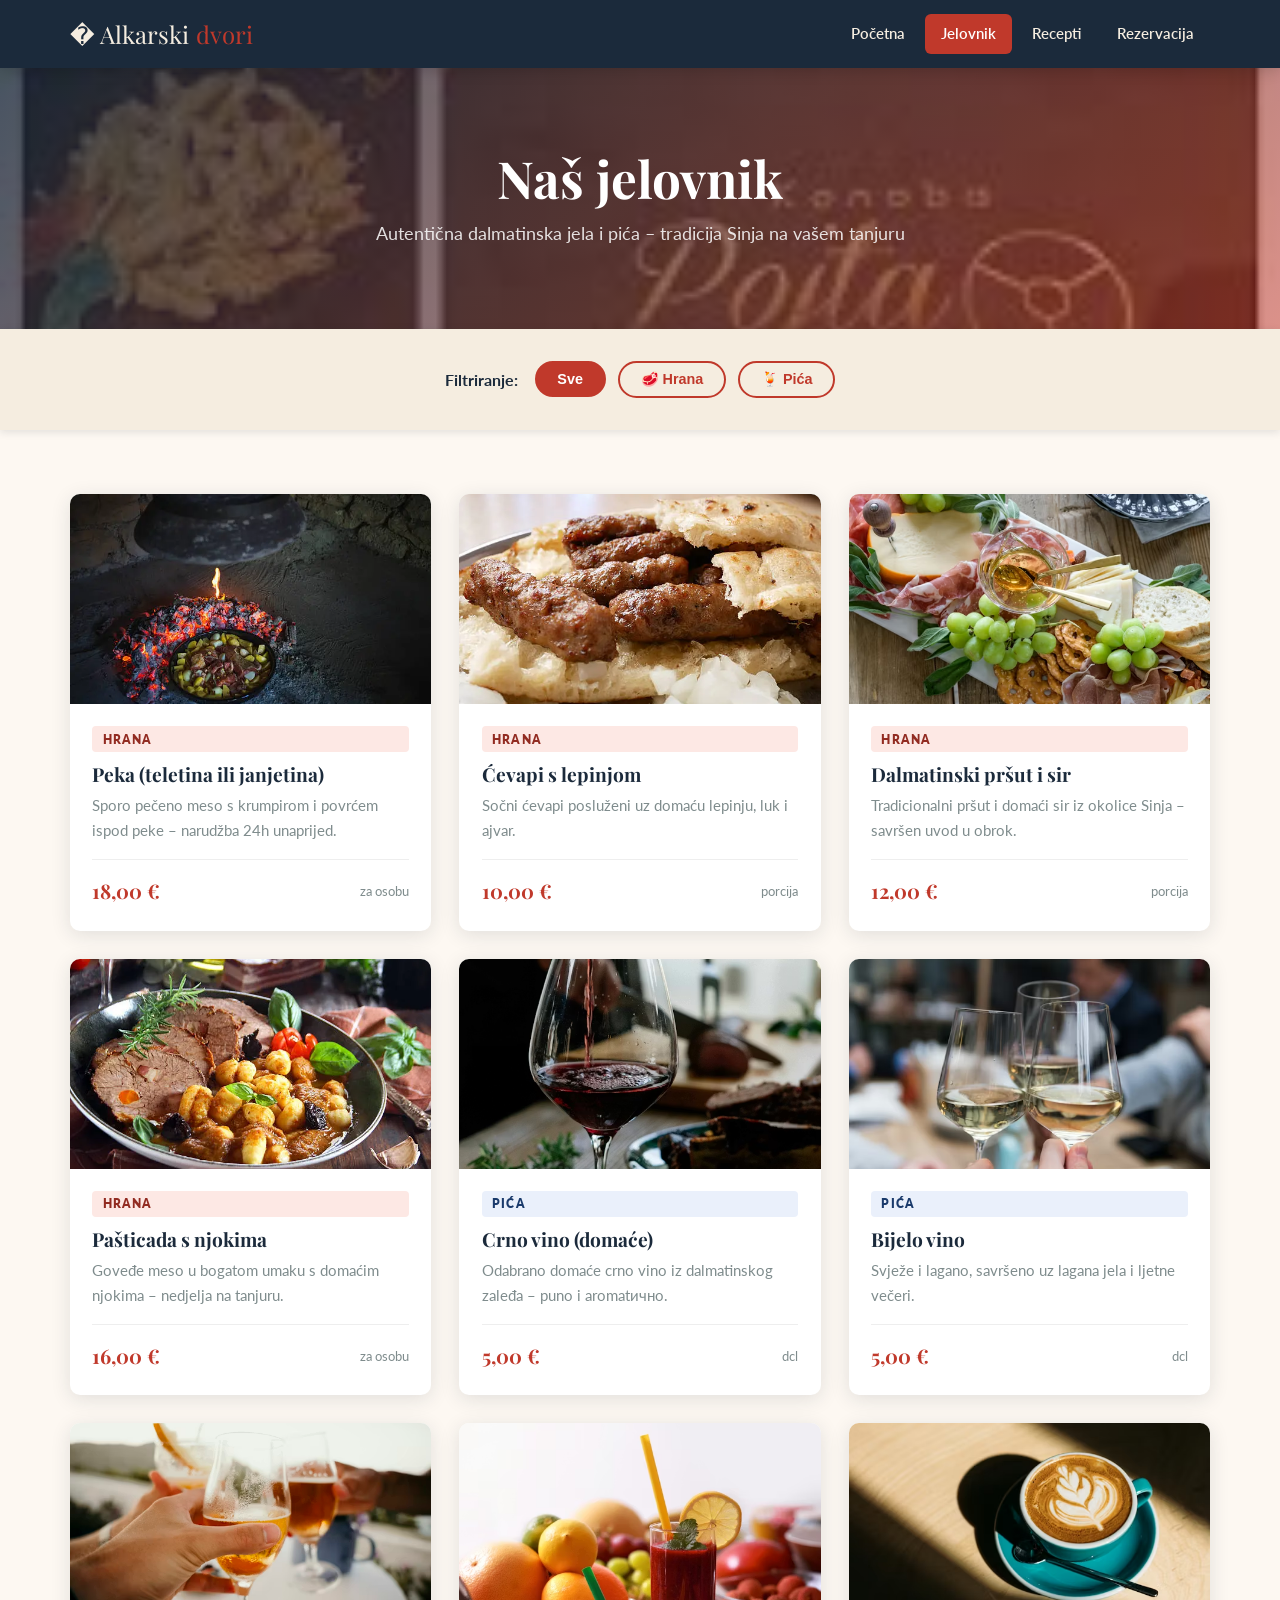
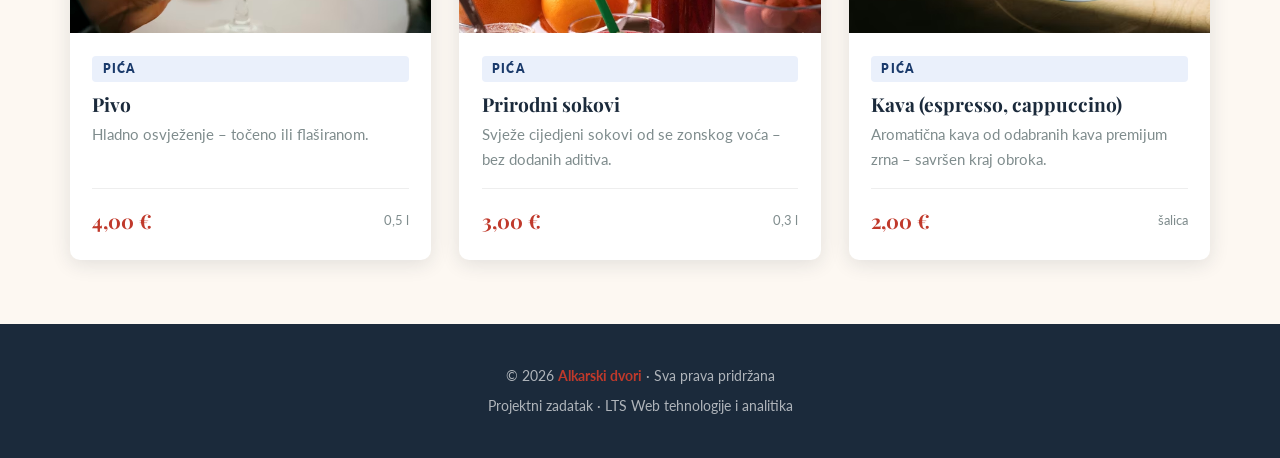
<file: jelovnik.html>
﻿<!DOCTYPE html>
<html lang="hr">
<head>
  <meta charset="UTF-8" />
  <meta name="viewport" content="width=device-width, initial-scale=1.0" />
  <meta name="description" content="Pogledajte naš jelovnik – tradicionalna jela i pića dalmatinske kuhinje u restoranu Alkarski dvori, Sinj." />
  <title>Jelovnik – Alkarski dvori</title>
  <link rel="preconnect" href="https://fonts.googleapis.com" />
  <link rel="preconnect" href="https://fonts.gstatic.com" crossorigin />
  <link href="https://fonts.googleapis.com/css2?family=Playfair+Display:wght@500;700&family=Lato:wght@400;700&display=swap" rel="stylesheet" />
  <link rel="stylesheet" href="css/style.css" />
  <!-- Google tag (gtag.js) -->
  <script async src="https://www.googletagmanager.com/gtag/js?id=G-XXXXXXXXXX"></script>
  <script>
    window.dataLayer = window.dataLayer || [];
    function gtag(){dataLayer.push(arguments);}
    gtag('js', new Date());
    gtag('config', 'G-XXXXXXXXXX');
  </script>
</head>
<body>

  <!-- NAVIGACIJA -->
  <header>
    <div class="container nav-inner">
      <a href="index.html" class="nav-logo">� Alkarski <span>dvori</span></a>
      <button class="hamburger" id="hamburger" aria-label="Otvori izbornik">
        <span></span><span></span><span></span>
      </button>
      <ul class="nav-links" id="nav-links">
        <li><a href="index.html">Početna</a></li>
        <li><a href="jelovnik.html" class="active">Jelovnik</a></li>
        <li><a href="recepti.html">Recepti</a></li>
        <li><a href="rezervacija.html">Rezervacija</a></li>
      </ul>
    </div>
  </header>

  <!-- PAGE HERO -->
  <section class="page-hero">
    <div class="container">
      <h1>Naš jelovnik</h1>
      <p>Autentična dalmatinska jela i pića – tradicija Sinja na vašem tanjuru</p>
    </div>
  </section>

  <!-- FILTER BAR -->
  <div class="filter-bar">
    <div class="container">
      <div class="filter-inner">
        <span class="filter-label">Filtriranje:</span>
        <button class="filter-btn active" data-filter="sve">Sve</button>
        <button class="filter-btn" data-filter="hrana">🥩 Hrana</button>
        <button class="filter-btn" data-filter="pica">🍹 Pića</button>
      </div>
    </div>
  </div>

  <!-- MENU GRID -->
  <section class="menu-section">
    <div class="container">
      <div class="menu-grid" id="menu-grid">

        <!-- HRANA -->
        <div class="menu-item card" data-category="hrana">
          <img class="card-img"
            src="img/peka.jpg" />
          <div class="card-body">
            <span class="card-badge badge-meso">Hrana</span>
            <h3 class="card-title">Peka (teletina ili janjetina)</h3>
            <p class="card-desc">Sporo pečeno meso s krumpirom i povrćem ispod peke – narudžba 24h unaprijed.</p>
            <div class="card-footer">
              <span class="card-price">18,00 €</span>
              <small style="color:var(--clr-grey)">za osobu</small>
            </div>
          </div>
        </div>

        <div class="menu-item card" data-category="hrana">
          <img class="card-img"
            src="img/cevapi.jpg" />
          <div class="card-body">
            <span class="card-badge badge-meso">Hrana</span>
            <h3 class="card-title">Ćevapi s lepinjom</h3>
            <p class="card-desc">Sočni ćevapi posluženi uz domaću lepinju, luk i ajvar.</p>
            <div class="card-footer">
              <span class="card-price">10,00 €</span>
              <small style="color:var(--clr-grey)">porcija</small>
            </div>
          </div>
        </div>

        <div class="menu-item card" data-category="hrana">
          <img class="card-img"
            src="img/prsut-sir.jpg" />
          <div class="card-body">
            <span class="card-badge badge-meso">Hrana</span>
            <h3 class="card-title">Dalmatinski pršut i sir</h3>
            <p class="card-desc">Tradicionalni pršut i domaći sir iz okolice Sinja – savršen uvod u obrok.</p>
            <div class="card-footer">
              <span class="card-price">12,00 €</span>
              <small style="color:var(--clr-grey)">porcija</small>
            </div>
          </div>
        </div>

        <div class="menu-item card" data-category="hrana">
          <img class="card-img"
            src="img/pasticada2.jpg" />
          <div class="card-body">
            <span class="card-badge badge-meso">Hrana</span>
            <h3 class="card-title">Pašticada s njokima</h3>
            <p class="card-desc">Goveđe meso u bogatom umaku s domaćim njokima – nedjelja na tanjuru.</p>
            <div class="card-footer">
              <span class="card-price">16,00 €</span>
              <small style="color:var(--clr-grey)">za osobu</small>
            </div>
          </div>
        </div>

        <!-- PIĆA -->
        <div class="menu-item card" data-category="pica">
          <img class="card-img"
            src="img/crno-vino.jpg" />
          <div class="card-body">
            <span class="card-badge badge-pica">Pića</span>
            <h3 class="card-title">Crno vino (domaće)</h3>
            <p class="card-desc">Odabrano domaće crno vino iz dalmatinskog zaleđa – puno i aromatично.</p>
            <div class="card-footer">
              <span class="card-price">5,00 €</span>
              <small style="color:var(--clr-grey)">dcl</small>
            </div>
          </div>
        </div>

        <div class="menu-item card" data-category="pica">
          <img class="card-img"
            src="img/bijelo-vino.jpg" />
          <div class="card-body">
            <span class="card-badge badge-pica">Pića</span>
            <h3 class="card-title">Bijelo vino</h3>
            <p class="card-desc">Svježe i lagano, savršeno uz lagana jela i ljetne večeri.</p>
            <div class="card-footer">
              <span class="card-price">5,00 €</span>
              <small style="color:var(--clr-grey)">dcl</small>
            </div>
          </div>
        </div>

        <div class="menu-item card" data-category="pica">
          <img class="card-img"
            src="img/pivo.jpg" />
          <div class="card-body">
            <span class="card-badge badge-pica">Pića</span>
            <h3 class="card-title">Pivo</h3>
            <p class="card-desc">Hladno osvježenje – točeno ili flaširanom.</p>
            <div class="card-footer">
              <span class="card-price">4,00 €</span>
              <small style="color:var(--clr-grey)">0,5 l</small>
            </div>
          </div>
        </div>

        <div class="menu-item card" data-category="pica">
          <img class="card-img"
            src="img/sokovi.jpg" />
          <div class="card-body">
            <span class="card-badge badge-pica">Pića</span>
            <h3 class="card-title">Prirodni sokovi</h3>
            <p class="card-desc">Svježe cijedjeni sokovi od se zonskog voća – bez dodanih aditiva.</p>
            <div class="card-footer">
              <span class="card-price">3,00 €</span>
              <small style="color:var(--clr-grey)">0,3 l</small>
            </div>
          </div>
        </div>

        <div class="menu-item card" data-category="pica">
          <img class="card-img"
            src="img/kava.jpg" />
          <div class="card-body">
            <span class="card-badge badge-pica">Pića</span>
            <h3 class="card-title">Kava (espresso, cappuccino)</h3>
            <p class="card-desc">Aromatična kava od odabranih kava premijum zrna – savršen kraj obroka.</p>
            <div class="card-footer">
              <span class="card-price">2,00 €</span>
              <small style="color:var(--clr-grey)">šalica</small>
            </div>
          </div>
        </div>


      </div><!-- /menu-grid -->

      <!-- No results msg -->
      <p id="no-results" style="display:none;text-align:center;color:var(--clr-grey);padding:3rem 0;font-size:1.1rem;">
        Nema jela u ovoj kategoriji.
      </p>

    </div>
  </section>

  <!-- FOOTER -->
  <footer>
    <div class="container">
      <p>© 2026 <strong>Alkarski dvori</strong> · Sva prava pridržana</p>
      <p style="margin-top:0.4rem;">Projektni zadatak · LTS Web tehnologije i analitika</p>
    </div>
  </footer>

  <script src="js/main.js"></script>
</body>
</html>
</file>
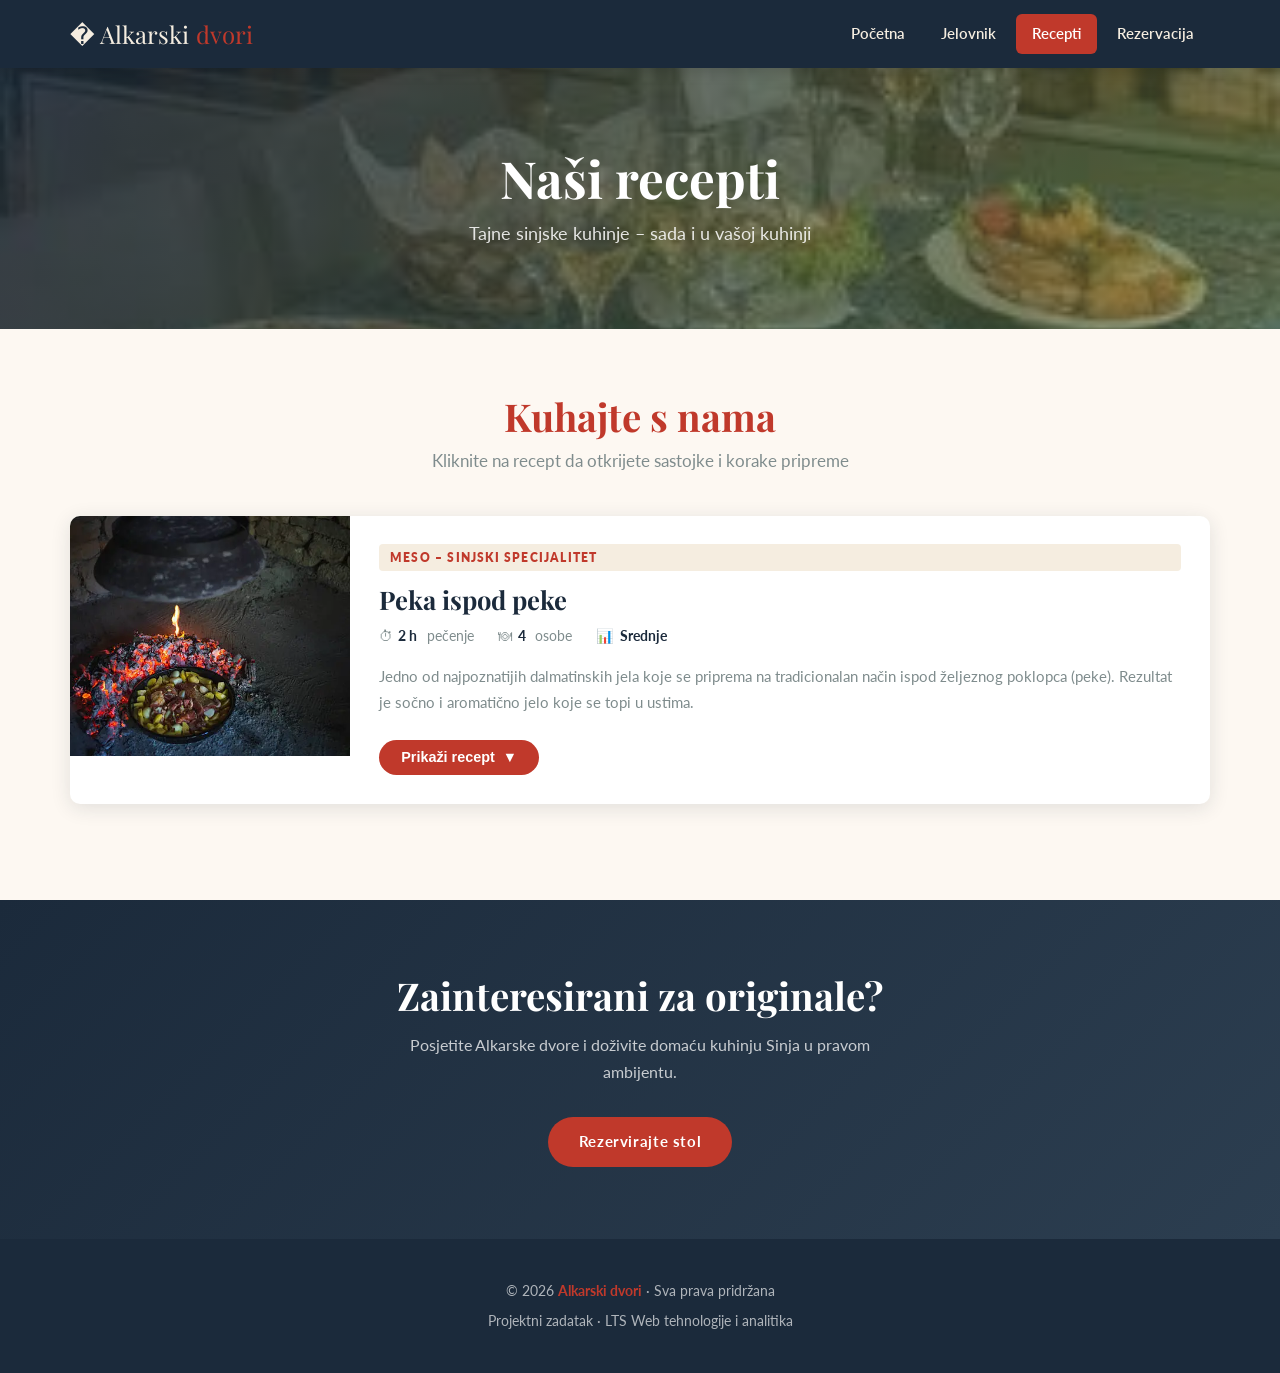
<file: recepti.html>
﻿<!DOCTYPE html>
<html lang="hr">
<head>
  <meta charset="UTF-8" />
  <meta name="viewport" content="width=device-width, initial-scale=1.0" />
  <meta name="description" content="Naučite kako pripremiti autentičnu peku ispod peke – tradicijski recept restorana Alkarski dvori iz Sinja." />
  <title>Recepti – Alkarski dvori</title>
  <link rel="preconnect" href="https://fonts.googleapis.com" />
  <link rel="preconnect" href="https://fonts.gstatic.com" crossorigin />
  <link href="https://fonts.googleapis.com/css2?family=Playfair+Display:wght@500;700&family=Lato:wght@400;700&display=swap" rel="stylesheet" />
  <link rel="stylesheet" href="css/style.css" />
  <!-- Google tag (gtag.js) -->
  <script async src="https://www.googletagmanager.com/gtag/js?id=G-XXXXXXXXXX"></script>
  <script>
    window.dataLayer = window.dataLayer || [];
    function gtag(){dataLayer.push(arguments);}
    gtag('js', new Date());
    gtag('config', 'G-XXXXXXXXXX');
  </script>
</head>
<body>

  <!-- NAVIGACIJA -->
  <header>
    <div class="container nav-inner">
      <a href="index.html" class="nav-logo">� Alkarski <span>dvori</span></a>
      <button class="hamburger" id="hamburger" aria-label="Otvori izbornik">
        <span></span><span></span><span></span>
      </button>
      <ul class="nav-links" id="nav-links">
        <li><a href="index.html">Početna</a></li>
        <li><a href="jelovnik.html">Jelovnik</a></li>
        <li><a href="recepti.html" class="active">Recepti</a></li>
        <li><a href="rezervacija.html">Rezervacija</a></li>
      </ul>
    </div>
  </header>

  <!-- PAGE HERO -->
  <section class="recepti-hero page-hero">
    <div class="container">
      <h1>Naši recepti</h1>
      <p>Tajne sinjske kuhinje – sada i u vašoj kuhinji</p>
    </div>
  </section>

  <!-- RECEPTI -->
  <section class="recepti-list">
    <div class="container">

      <h2 class="section-title">Kuhajte s nama</h2>
      <p class="section-subtitle">Kliknite na recept da otkrijete sastojke i korake pripreme</p>

      <!-- Peka ispod peke -->
      <article class="recept-card">
        <div class="recept-header">
          <img class="recept-img"
            src="img/peka.jpg" />
          <div class="recept-meta">
            <span class="recept-tag">Meso – sinjski specijalitet</span>
            <h2>Peka ispod peke</h2>
            <div class="recept-info-row">
              <div class="recept-info-item">⏱ <strong>2 h</strong>&nbsp;pečenje</div>
              <div class="recept-info-item">🍽 <strong>4</strong>&nbsp;osobe</div>
              <div class="recept-info-item">📊 <strong>Srednje</strong></div>
            </div>
            <p style="color:var(--clr-grey);font-size:0.95rem;margin-bottom:1rem;">
              Jedno od najpoznatijih dalmatinskih jela koje se priprema na tradicionalan
              način ispod željeznog poklopca (peke). Rezultat je sočno i aromatično
              jelo koje se topi u ustima.
            </p>
            <button class="toggle-btn" data-target="recept-1">
              Prikaži recept <span class="toggle-icon" aria-hidden="true">▼</span>
            </button>
          </div>
        </div>
        <div class="recept-details" id="recept-1">
          <div class="recept-details-inner">
            <div>
              <p class="ingredients-title">🛒 Sastojci</p>
              <ul class="ingredients-list">
                <li>1 kg mesa (teletina ili janjetina)</li>
                <li>1 kg krumpira</li>
                <li>2 glavice luka</li>
                <li>Maslinovo ulje</li>
                <li>Sol, papar, ružmarin</li>
              </ul>
            </div>
            <div>
              <p class="steps-title">👨‍🍳 Priprema</p>
              <ol class="steps-list">
                <li><p>Meso narežite na veće komade i začinite solju, paprom i ružmarinom. Ostavite da se marinira barem 30 minuta.</p></li>
                <li><p>Krumpir očistite i narežite na krupnije komade. Luk očistite i narežite na četverine. Sve složite u posudu za peku.</p></li>
                <li><p>Sve sastojke obilno prelijte maslinovim uljem i još jednom začinite. Složite meso na vrh povrća.</p></li>
                <li><p>Pokrijte pekom (željeznim poklopcem) i zapalite vatru. Posuđe stavite na žar, a žar nasipte i na vrh poklopca. Pecite oko 2 sata.</p></li>
                <li><p>Povremeno provjerite jelo i okrenite meso. Kad je meso zlatno i mekano da se odvaja od kosti – jelo je gotovo. Poslužite odmah uz dobar kruh.</p></li>
              </ol>
            </div>
          </div>
        </div>
      </article>

    </div>
  </section>

    <!-- CTA -->
  <section class="cta-band">
    <div class="container">
      <h2>Zainteresirani za originale?</h2>
      <p>Posjetite Alkarske dvore i doživite domaću kuhinju Sinja u pravom ambijentu.</p>
      <a href="rezervacija.html" class="btn btn-primary">Rezervirajte stol</a>
    </div>
  </section>

  <!-- FOOTER -->
  <footer>
    <div class="container">
      <p>© 2026 <strong>Alkarski dvori</strong> · Sva prava pridržana</p>
      <p style="margin-top:0.4rem;">Projektni zadatak · LTS Web tehnologije i analitika</p>
    </div>
  </footer>

  <script src="js/main.js"></script>
</body>
</html>
</file>
<file: css/style.css>
/* =============================================
   ALKARSKI DVORI – Sinj — Glavni stylesheet
   ============================================= */

/* ---------- Reset & Box-sizing ---------- */
*, *::before, *::after {
  box-sizing: border-box;
  margin: 0;
  padding: 0;
}

/* ---------- Custom properties ---------- */
:root {
  --clr-terra:    #c0392b;
  --clr-terra-dk: #96281b;
  --clr-sand:     #f5ede0;
  --clr-cream:    #fdf8f2;
  --clr-olive:    #6b7c3a;
  --clr-olive-lt: #8fa44d;
  --clr-navy:     #1b2a3b;
  --clr-grey:     #7f8c8d;
  --clr-white:    #ffffff;
  --clr-shadow:   rgba(27, 42, 59, 0.12);

  --ff-serif:  'Playfair Display', Georgia, serif;
  --ff-sans:   'Lato', 'Segoe UI', Arial, sans-serif;

  --radius:    10px;
  --transition: 0.28s ease;
}

/* ---------- Base ---------- */
html { scroll-behavior: smooth; }

body {
  font-family: var(--ff-sans);
  background: var(--clr-cream);
  color: var(--clr-navy);
  line-height: 1.7;
  overflow-x: hidden;
}

a {
  color: inherit;
  text-decoration: none;
}

img { display: block; max-width: 100%; }

h1, h2, h3, h4 {
  font-family: var(--ff-serif);
  line-height: 1.2;
}

/* ---------- Utility ---------- */
.container {
  max-width: 1180px;
  margin-inline: auto;
  padding-inline: 1.25rem;
}

.section-title {
  font-size: clamp(1.8rem, 3vw, 2.6rem);
  color: var(--clr-terra);
  text-align: center;
  margin-bottom: 0.5rem;
}

.section-subtitle {
  text-align: center;
  color: var(--clr-grey);
  font-size: 1.05rem;
  margin-bottom: 2.5rem;
}

.btn {
  display: inline-block;
  padding: 0.75rem 1.9rem;
  border-radius: 50px;
  font-family: var(--ff-sans);
  font-size: 0.95rem;
  font-weight: 700;
  letter-spacing: 0.04em;
  cursor: pointer;
  border: none;
  transition: background var(--transition), transform var(--transition), box-shadow var(--transition);
}

.btn-primary {
  background: var(--clr-terra);
  color: var(--clr-white);
}

.btn-primary:hover {
  background: var(--clr-terra-dk);
  transform: translateY(-2px);
  box-shadow: 0 6px 18px rgba(192, 57, 43, 0.35);
}

.btn-outline {
  background: transparent;
  color: var(--clr-terra);
  border: 2px solid var(--clr-terra);
}

.btn-outline:hover {
  background: var(--clr-terra);
  color: var(--clr-white);
  transform: translateY(-2px);
}

/* ---------- NAV ---------- */
header {
  position: sticky;
  top: 0;
  z-index: 900;
  background: var(--clr-navy);
  box-shadow: 0 2px 14px rgba(0,0,0,0.18);
}

.nav-inner {
  display: flex;
  align-items: center;
  justify-content: space-between;
  padding-block: 0.85rem;
}

.nav-logo {
  font-family: var(--ff-serif);
  font-size: 1.5rem;
  color: var(--clr-sand);
  display: flex;
  align-items: center;
  gap: 0.45rem;
}

.nav-logo span { color: var(--clr-terra); }

.nav-links {
  list-style: none;
  display: flex;
  gap: 0.25rem;
}

.nav-links a {
  display: block;
  padding: 0.45rem 1rem;
  color: var(--clr-sand);
  font-size: 0.95rem;
  font-weight: 600;
  border-radius: 6px;
  transition: background var(--transition), color var(--transition);
}

.nav-links a:hover,
.nav-links a.active {
  background: var(--clr-terra);
  color: var(--clr-white);
}

/* Hamburger */
.hamburger {
  display: none;
  flex-direction: column;
  gap: 5px;
  background: none;
  border: none;
  cursor: pointer;
  padding: 4px;
}

.hamburger span {
  display: block;
  width: 26px;
  height: 2px;
  background: var(--clr-sand);
  border-radius: 2px;
  transition: transform var(--transition), opacity var(--transition);
}

/* ---------- HERO ---------- */
.hero {
  position: relative;
  min-height: 92vh;
  display: flex;
  align-items: center;
  overflow: hidden;
}

.hero-bg {
  position: absolute;
  inset: 0;
  background:
    linear-gradient(135deg, rgba(27,42,59,0.82) 0%, rgba(192,57,43,0.55) 100%),
    url('../img/hero-restoran.jpg') center/cover no-repeat;
}

.hero-content {
  position: relative;
  z-index: 2;
  max-width: 680px;
  padding-block: 5rem;
}

.hero-tag {
  display: inline-block;
  background: var(--clr-terra);
  color: var(--clr-white);
  font-size: 0.78rem;
  font-weight: 800;
  letter-spacing: 0.12em;
  text-transform: uppercase;
  padding: 0.3rem 0.9rem;
  border-radius: 4px;
  margin-bottom: 1.2rem;
}

.hero-title {
  font-size: clamp(2.4rem, 5vw, 4rem);
  color: var(--clr-white);
  margin-bottom: 1.2rem;
  text-shadow: 0 2px 12px rgba(0,0,0,0.3);
}

.hero-desc {
  font-size: 1.15rem;
  color: rgba(255,255,255,0.88);
  margin-bottom: 2rem;
  max-width: 520px;
}

.hero-btns { display: flex; gap: 1rem; flex-wrap: wrap; }

/* ---------- FEATURES STRIP ---------- */
.features {
  background: var(--clr-sand);
  padding-block: 3rem;
}

.features-grid {
  display: grid;
  grid-template-columns: repeat(auto-fit, minmax(210px, 1fr));
  gap: 1.5rem;
}

.feature-card {
  background: var(--clr-white);
  border-radius: var(--radius);
  padding: 1.8rem 1.4rem;
  text-align: center;
  box-shadow: 0 4px 16px var(--clr-shadow);
  transition: transform var(--transition);
}

.feature-card:hover { transform: translateY(-4px); }

.feature-icon {
  font-size: 2.2rem;
  margin-bottom: 0.8rem;
}

.feature-card h3 {
  font-size: 1.1rem;
  margin-bottom: 0.5rem;
  color: var(--clr-terra);
}

.feature-card p {
  font-size: 0.9rem;
  color: var(--clr-grey);
}

/* ---------- ABOUT SECTION ---------- */
.about {
  padding-block: 5rem;
}

.about-grid {
  display: grid;
  grid-template-columns: 1fr 1fr;
  gap: 4rem;
  align-items: center;
}

.about-image {
  border-radius: var(--radius);
  overflow: hidden;
  box-shadow: 0 12px 36px var(--clr-shadow);
  position: relative;
}

.about-image img {
  width: 100%;
  height: 420px;
  object-fit: cover;
  transition: transform 0.5s ease;
}

.about-image:hover img { transform: scale(1.04); }

.about-badge {
  position: absolute;
  bottom: 1.4rem;
  left: 1.4rem;
  background: var(--clr-terra);
  color: var(--clr-white);
  border-radius: var(--radius);
  padding: 0.9rem 1.3rem;
  font-family: var(--ff-serif);
  font-size: 1.1rem;
  font-weight: 700;
  line-height: 1.3;
  box-shadow: 0 4px 16px rgba(0,0,0,0.2);
}

.about-badge small {
  display: block;
  font-family: var(--ff-sans);
  font-size: 0.75rem;
  font-weight: 400;
  opacity: 0.85;
}

.about-text h2 {
  font-size: clamp(1.8rem, 2.5vw, 2.4rem);
  color: var(--clr-terra);
  margin-bottom: 1.2rem;
}

.about-text p {
  color: var(--clr-grey);
  margin-bottom: 1rem;
  font-size: 1.02rem;
}

.about-stats {
  display: flex;
  gap: 2rem;
  margin-top: 2rem;
}

.stat strong {
  display: block;
  font-family: var(--ff-serif);
  font-size: 2rem;
  color: var(--clr-terra);
}

.stat span { font-size: 0.88rem; color: var(--clr-grey); }

/* ---------- FEATURED DISHES ---------- */
.featured {
  background: var(--clr-sand);
  padding-block: 5rem;
}

.featured-grid {
  display: grid;
  grid-template-columns: repeat(auto-fit, minmax(300px, 1fr));
  gap: 1.75rem;
}

/* ---------- CARD (reusable) ---------- */
.card {
  background: var(--clr-white);
  border-radius: var(--radius);
  overflow: hidden;
  box-shadow: 0 4px 20px var(--clr-shadow);
  transition: transform var(--transition), box-shadow var(--transition);
  display: flex;
  flex-direction: column;
}

.card:hover {
  transform: translateY(-6px);
  box-shadow: 0 12px 32px rgba(27,42,59,0.16);
}

.card-img {
  width: 100%;
  height: 210px;
  object-fit: cover;
}

.card-body {
  padding: 1.4rem;
  flex: 1;
  display: flex;
  flex-direction: column;
}

.card-badge {
  display: inline-block;
  font-size: 0.72rem;
  font-weight: 800;
  letter-spacing: 0.1em;
  text-transform: uppercase;
  padding: 0.2rem 0.65rem;
  border-radius: 4px;
  margin-bottom: 0.7rem;
}

.badge-riba    { background: #d6eaf8; color: #1a5276; }
.badge-meso    { background: #fde8e4; color: #922b21; }
.badge-vegetar { background: #d5f5e3; color: #196f3d; }
.badge-deserti { background: #fef9e7; color: #7d6608; }
.badge-pica    { background: #eaf0fb; color: #1a3a6b; }

.card-title {
  font-size: 1.2rem;
  margin-bottom: 0.4rem;
  color: var(--clr-navy);
}

.card-desc {
  font-size: 0.92rem;
  color: var(--clr-grey);
  flex: 1;
}

.card-footer {
  display: flex;
  align-items: center;
  justify-content: space-between;
  margin-top: 1rem;
  padding-top: 0.9rem;
  border-top: 1px solid #eee;
}

.card-price {
  font-family: var(--ff-serif);
  font-size: 1.25rem;
  font-weight: 700;
  color: var(--clr-terra);
}

/* ---------- CTA BAND ---------- */
.cta-band {
  background: linear-gradient(135deg, var(--clr-navy) 0%, #2c3e50 100%);
  padding-block: 4.5rem;
  text-align: center;
}

.cta-band h2 {
  font-size: clamp(1.8rem, 3vw, 2.6rem);
  color: var(--clr-white);
  margin-bottom: 0.8rem;
}

.cta-band p {
  color: rgba(255,255,255,0.75);
  max-width: 520px;
  margin-inline: auto;
  margin-bottom: 2rem;
}

/* ---------- RADNO VRIJEME & KONTAKT ---------- */
.info-section {
  padding-block: 5rem;
}

.info-grid {
  display: grid;
  grid-template-columns: repeat(auto-fit, minmax(260px, 1fr));
  gap: 2rem;
}

.info-box {
  background: var(--clr-sand);
  border-radius: var(--radius);
  padding: 2rem;
}

.info-box h3 {
  color: var(--clr-terra);
  margin-bottom: 1.2rem;
  font-size: 1.3rem;
  display: flex;
  align-items: center;
  gap: 0.5rem;
}

.hours-row {
  display: flex;
  justify-content: space-between;
  padding-block: 0.4rem;
  border-bottom: 1px dashed #ddd;
  font-size: 0.95rem;
}

.hours-row:last-child { border-bottom: none; }
.hours-row .days { color: var(--clr-navy); font-weight: 600; }
.hours-row .time { color: var(--clr-terra); }
.hours-row .closed { color: var(--clr-grey); }

.contact-list { list-style: none; }

.contact-list li {
  display: flex;
  align-items: flex-start;
  gap: 0.75rem;
  padding-block: 0.55rem;
  font-size: 0.95rem;
  color: var(--clr-navy);
}

.contact-icon { font-size: 1.1rem; flex-shrink: 0; }

/* ---------- FOOTER ---------- */
footer {
  background: var(--clr-navy);
  color: rgba(255,255,255,0.65);
  padding-block: 2.5rem;
  text-align: center;
  font-size: 0.88rem;
}

footer strong { color: var(--clr-terra); }

/* =============================================
   JELOVNIK PAGE
   ============================================= */

.page-hero {
  background:
    linear-gradient(135deg, rgba(27,42,59,0.80) 0%, rgba(192,57,43,0.55) 100%),
    url('../img/hero-jelovnik.jpg') center/cover no-repeat;
  padding-block: 5rem;
  text-align: center;
  color: var(--clr-white);
}

.page-hero h1 {
  font-size: clamp(2rem, 4vw, 3.2rem);
  margin-bottom: 0.6rem;
}

.page-hero p {
  font-size: 1.1rem;
  opacity: 0.85;
}

.filter-bar {
  padding-block: 2rem;
  background: var(--clr-sand);
  position: sticky;
  top: 60px;
  z-index: 100;
  box-shadow: 0 2px 8px var(--clr-shadow);
}

.filter-inner {
  display: flex;
  align-items: center;
  gap: 0.75rem;
  flex-wrap: wrap;
  justify-content: center;
}

.filter-btn {
  padding: 0.5rem 1.3rem;
  border-radius: 50px;
  font-size: 0.9rem;
  font-weight: 700;
  border: 2px solid var(--clr-terra);
  background: transparent;
  color: var(--clr-terra);
  cursor: pointer;
  transition: all var(--transition);
}

.filter-btn:hover,
.filter-btn.active {
  background: var(--clr-terra);
  color: var(--clr-white);
}

.filter-label {
  font-weight: 700;
  color: var(--clr-navy);
  margin-right: 0.3rem;
}

.menu-section {
  padding-block: 4rem;
}

.menu-grid {
  display: grid;
  grid-template-columns: repeat(auto-fill, minmax(300px, 1fr));
  gap: 1.75rem;
}

.menu-item {
  transition: opacity 0.35s, transform 0.35s;
}

.menu-item.hidden {
  display: none;
}

.menu-item.fade-out {
  opacity: 0;
  transform: scale(0.96);
}

/* =============================================
   RECEPTI PAGE
   ============================================= */

.recepti-hero {
  background:
    linear-gradient(135deg, rgba(27,42,59,0.80) 0%, rgba(107,124,58,0.55) 100%),
    url('../img/hero-recepti.jpg') center/cover no-repeat;
  padding-block: 5rem;
  text-align: center;
  color: var(--clr-white);
}

.recepti-list {
  padding-block: 4rem;
}

.recept-card {
  background: var(--clr-white);
  border-radius: var(--radius);
  box-shadow: 0 4px 20px var(--clr-shadow);
  margin-bottom: 2rem;
  overflow: hidden;
  transition: box-shadow var(--transition);
}

.recept-card:hover { box-shadow: 0 8px 32px rgba(27,42,59,0.16); }

.recept-header {
  display: grid;
  grid-template-columns: 280px 1fr;
}

.recept-img {
  width: 100%;
  height: 240px;
  object-fit: cover;
}

.recept-meta {
  padding: 1.8rem;
  display: flex;
  flex-direction: column;
  justify-content: center;
}

.recept-tag {
  display: inline-block;
  font-size: 0.75rem;
  font-weight: 800;
  text-transform: uppercase;
  letter-spacing: 0.1em;
  padding: 0.2rem 0.7rem;
  border-radius: 4px;
  margin-bottom: 0.8rem;
  background: var(--clr-sand);
  color: var(--clr-terra);
}

.recept-meta h2 {
  font-size: 1.6rem;
  color: var(--clr-navy);
  margin-bottom: 0.6rem;
}

.recept-info-row {
  display: flex;
  gap: 1.5rem;
  margin-bottom: 1rem;
  flex-wrap: wrap;
}

.recept-info-item {
  display: flex;
  align-items: center;
  gap: 0.35rem;
  font-size: 0.88rem;
  color: var(--clr-grey);
}

.recept-info-item strong { color: var(--clr-navy); }

.toggle-btn {
  display: inline-flex;
  align-items: center;
  gap: 0.5rem;
  padding: 0.6rem 1.4rem;
  border-radius: 50px;
  background: var(--clr-terra);
  color: var(--clr-white);
  border: none;
  font-size: 0.9rem;
  font-weight: 700;
  cursor: pointer;
  transition: background var(--transition), transform var(--transition);
  margin-top: 0.5rem;
  align-self: flex-start;
}

.toggle-btn:hover {
  background: var(--clr-terra-dk);
  transform: translateY(-2px);
}

.toggle-icon { transition: transform 0.3s ease; }
.toggle-icon.open { transform: rotate(180deg); }

.recept-details {
  max-height: 0;
  overflow: hidden;
  transition: max-height 0.55s cubic-bezier(0.4, 0, 0.2, 1);
}

.recept-details.expanded {
  max-height: 1200px;
}

.recept-details-inner {
  padding: 2rem;
  border-top: 1px solid #eee;
  display: grid;
  grid-template-columns: 1fr 2fr;
  gap: 2.5rem;
}

.ingredients-title, .steps-title {
  font-family: var(--ff-serif);
  font-size: 1.2rem;
  color: var(--clr-terra);
  margin-bottom: 1rem;
}

.ingredients-list {
  list-style: none;
}

.ingredients-list li {
  padding-block: 0.4rem;
  border-bottom: 1px dashed #eee;
  font-size: 0.93rem;
  display: flex;
  align-items: center;
  gap: 0.5rem;
}

.ingredients-list li::before {
  content: '✦';
  color: var(--clr-olive);
  font-size: 0.7rem;
  flex-shrink: 0;
}

.steps-list {
  list-style: none;
  counter-reset: steps;
}

.steps-list li {
  counter-increment: steps;
  display: grid;
  grid-template-columns: 32px 1fr;
  gap: 0.8rem;
  margin-bottom: 1rem;
  align-items: flex-start;
}

.steps-list li::before {
  content: counter(steps);
  background: var(--clr-terra);
  color: var(--clr-white);
  border-radius: 50%;
  width: 32px;
  height: 32px;
  display: flex;
  align-items: center;
  justify-content: center;
  font-size: 0.85rem;
  font-weight: 800;
  flex-shrink: 0;
}

.steps-list li p {
  padding-top: 0.3rem;
  font-size: 0.93rem;
  color: var(--clr-navy);
  line-height: 1.6;
}

/* =============================================
   REZERVACIJA PAGE
   ============================================= */

.rezervacija-hero {
  background:
    linear-gradient(135deg, rgba(27,42,59,0.82) 0%, rgba(192,57,43,0.55) 100%),
    url('../img/hero-rezervacija.jpg') center/cover no-repeat;
  padding-block: 5rem;
  text-align: center;
  color: var(--clr-white);
}

.rezervacija-section {
  padding-block: 5rem;
}

.rezervacija-grid {
  display: grid;
  grid-template-columns: 1fr 1.6fr;
  gap: 3rem;
  align-items: start;
}

.rez-info { padding-top: 1rem; }

.rez-info h3 {
  font-size: 1.5rem;
  color: var(--clr-terra);
  margin-bottom: 1.2rem;
}

.rez-info p {
  font-size: 0.95rem;
  color: var(--clr-grey);
  margin-bottom: 1.5rem;
  line-height: 1.7;
}

.rez-note {
  background: var(--clr-sand);
  border-left: 4px solid var(--clr-terra);
  border-radius: 0 var(--radius) var(--radius) 0;
  padding: 1.1rem 1.4rem;
  font-size: 0.92rem;
  color: var(--clr-navy);
}

.form-card {
  background: var(--clr-white);
  border-radius: var(--radius);
  padding: 2.5rem;
  box-shadow: 0 8px 32px var(--clr-shadow);
}

.form-title {
  font-size: 1.6rem;
  color: var(--clr-terra);
  margin-bottom: 1.8rem;
  text-align: center;
}

.form-row {
  display: grid;
  grid-template-columns: 1fr 1fr;
  gap: 1.25rem;
}

.form-group {
  margin-bottom: 1.4rem;
  display: flex;
  flex-direction: column;
}

.form-group label {
  font-size: 0.87rem;
  font-weight: 700;
  color: var(--clr-navy);
  margin-bottom: 0.4rem;
  letter-spacing: 0.03em;
}

.form-group .required-star { color: var(--clr-terra); }

.form-group input,
.form-group select,
.form-group textarea {
  padding: 0.75rem 1rem;
  border: 2px solid #e0e0e0;
  border-radius: 8px;
  font-family: var(--ff-sans);
  font-size: 0.95rem;
  color: var(--clr-navy);
  background: var(--clr-cream);
  transition: border-color var(--transition), box-shadow var(--transition);
  outline: none;
}

.form-group input:focus,
.form-group select:focus,
.form-group textarea:focus {
  border-color: var(--clr-terra);
  box-shadow: 0 0 0 3px rgba(192, 57, 43, 0.12);
}

.form-group input.valid { border-color: var(--clr-olive); }
.form-group input.invalid,
.form-group select.invalid,
.form-group textarea.invalid {
  border-color: var(--clr-terra);
  background: #fff5f5;
}

.error-msg {
  font-size: 0.8rem;
  color: var(--clr-terra);
  margin-top: 0.3rem;
  min-height: 1.1em;
  display: none;
}

.error-msg.visible { display: block; }

.form-group textarea { resize: vertical; min-height: 110px; }

.form-submit {
  width: 100%;
  padding: 1rem;
  margin-top: 0.5rem;
  font-size: 1.05rem;
}

/* Success overlay */
.success-overlay {
  display: none;
  flex-direction: column;
  align-items: center;
  justify-content: center;
  text-align: center;
  padding: 3rem;
}

.success-overlay.visible { display: flex; }

.success-icon {
  font-size: 4rem;
  margin-bottom: 1rem;
}

.success-overlay h3 {
  font-size: 1.6rem;
  color: var(--clr-olive);
  margin-bottom: 0.6rem;
}

.success-overlay p { color: var(--clr-grey); }

/* =============================================
   RESPONSIVE
   ============================================= */

@media (max-width: 900px) {
  .about-grid { grid-template-columns: 1fr; }
  .about-image img { height: 320px; }

  .recept-header { grid-template-columns: 1fr; }
  .recept-img { height: 220px; width: 100%; }

  .rezervacija-grid { grid-template-columns: 1fr; }

  .recept-details-inner { grid-template-columns: 1fr; }
}

@media (max-width: 700px) {
  .hamburger { display: flex; }

  .nav-links {
    position: fixed;
    inset: 60px 0 auto 0;
    flex-direction: column;
    background: var(--clr-navy);
    padding: 1rem;
    gap: 0.3rem;
    transform: translateY(-110%);
    transition: transform 0.3s ease;
    box-shadow: 0 4px 20px rgba(0,0,0,0.3);
  }

  .nav-links.open { transform: translateY(0); }

  .nav-links a { padding: 0.75rem 1rem; width: 100%; }

  .form-row { grid-template-columns: 1fr; }

  .hero-btns { flex-direction: column; align-items: flex-start; }
}
</file>
